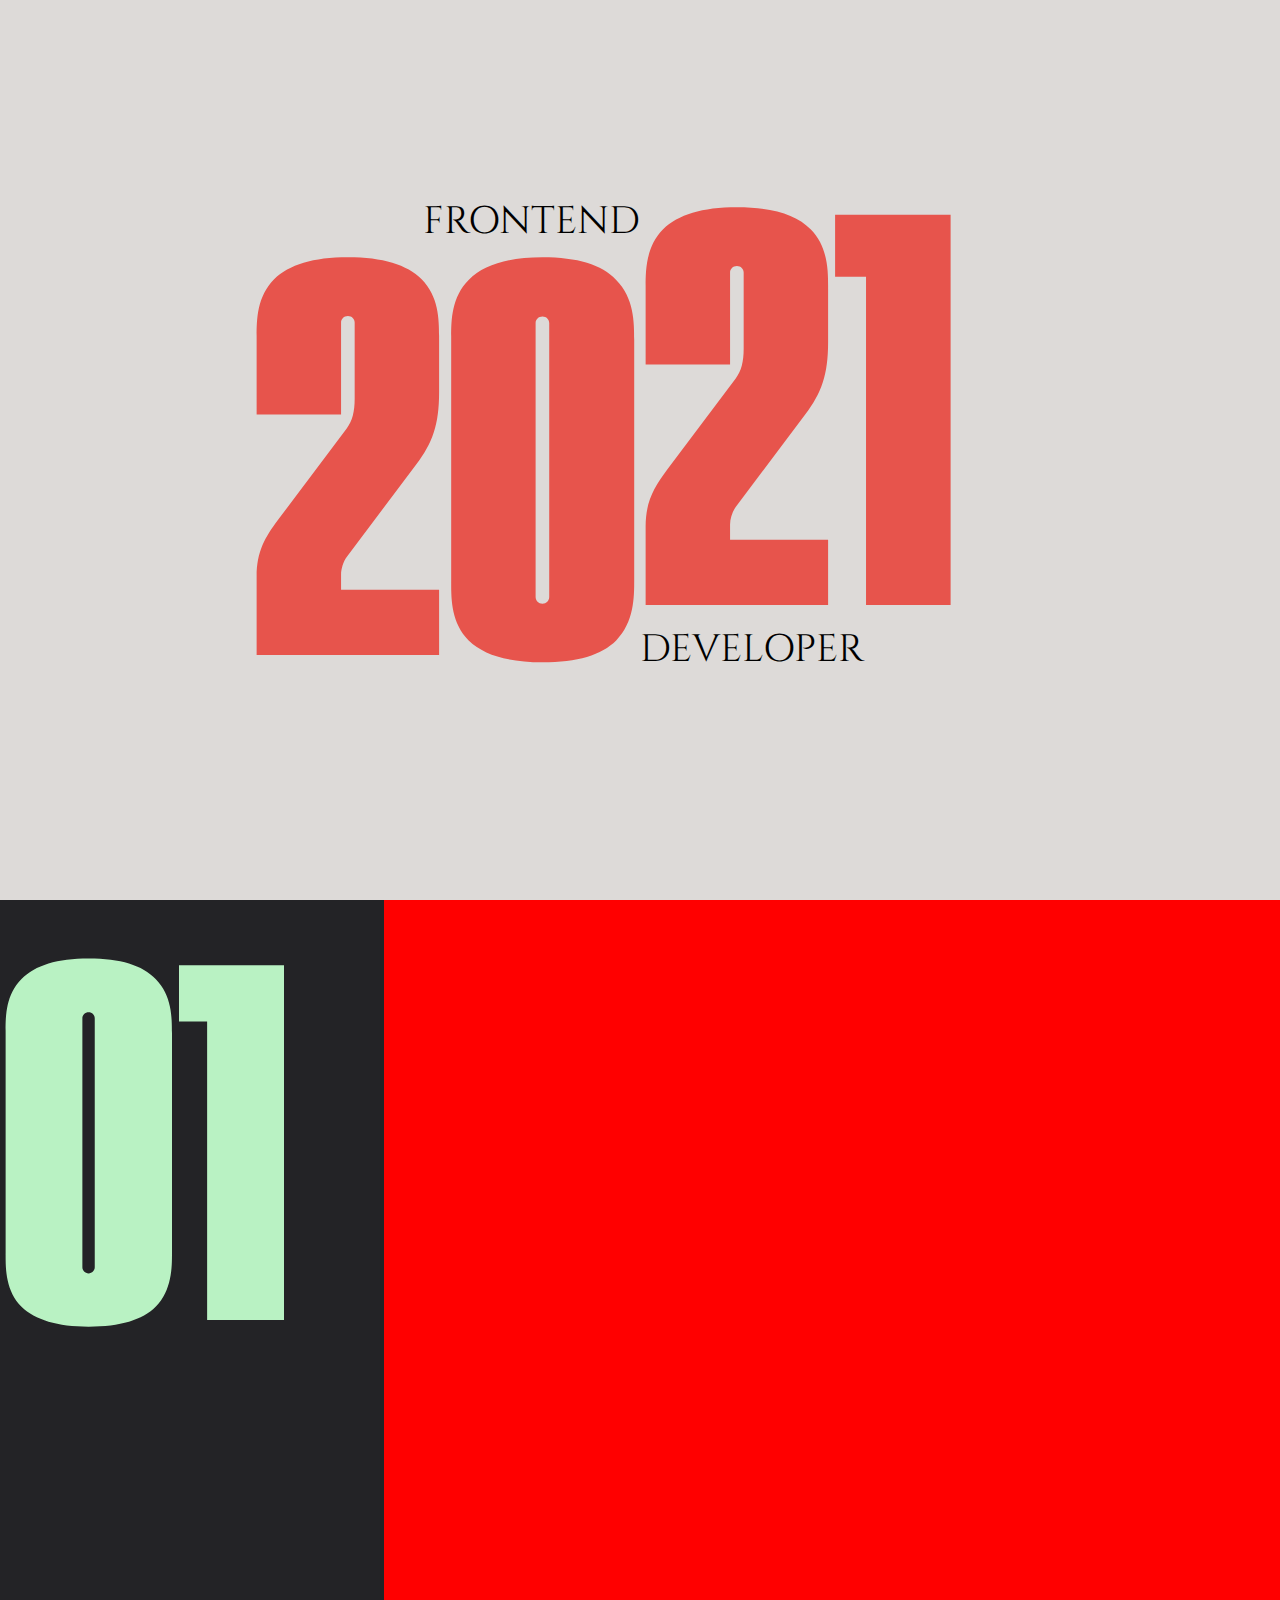
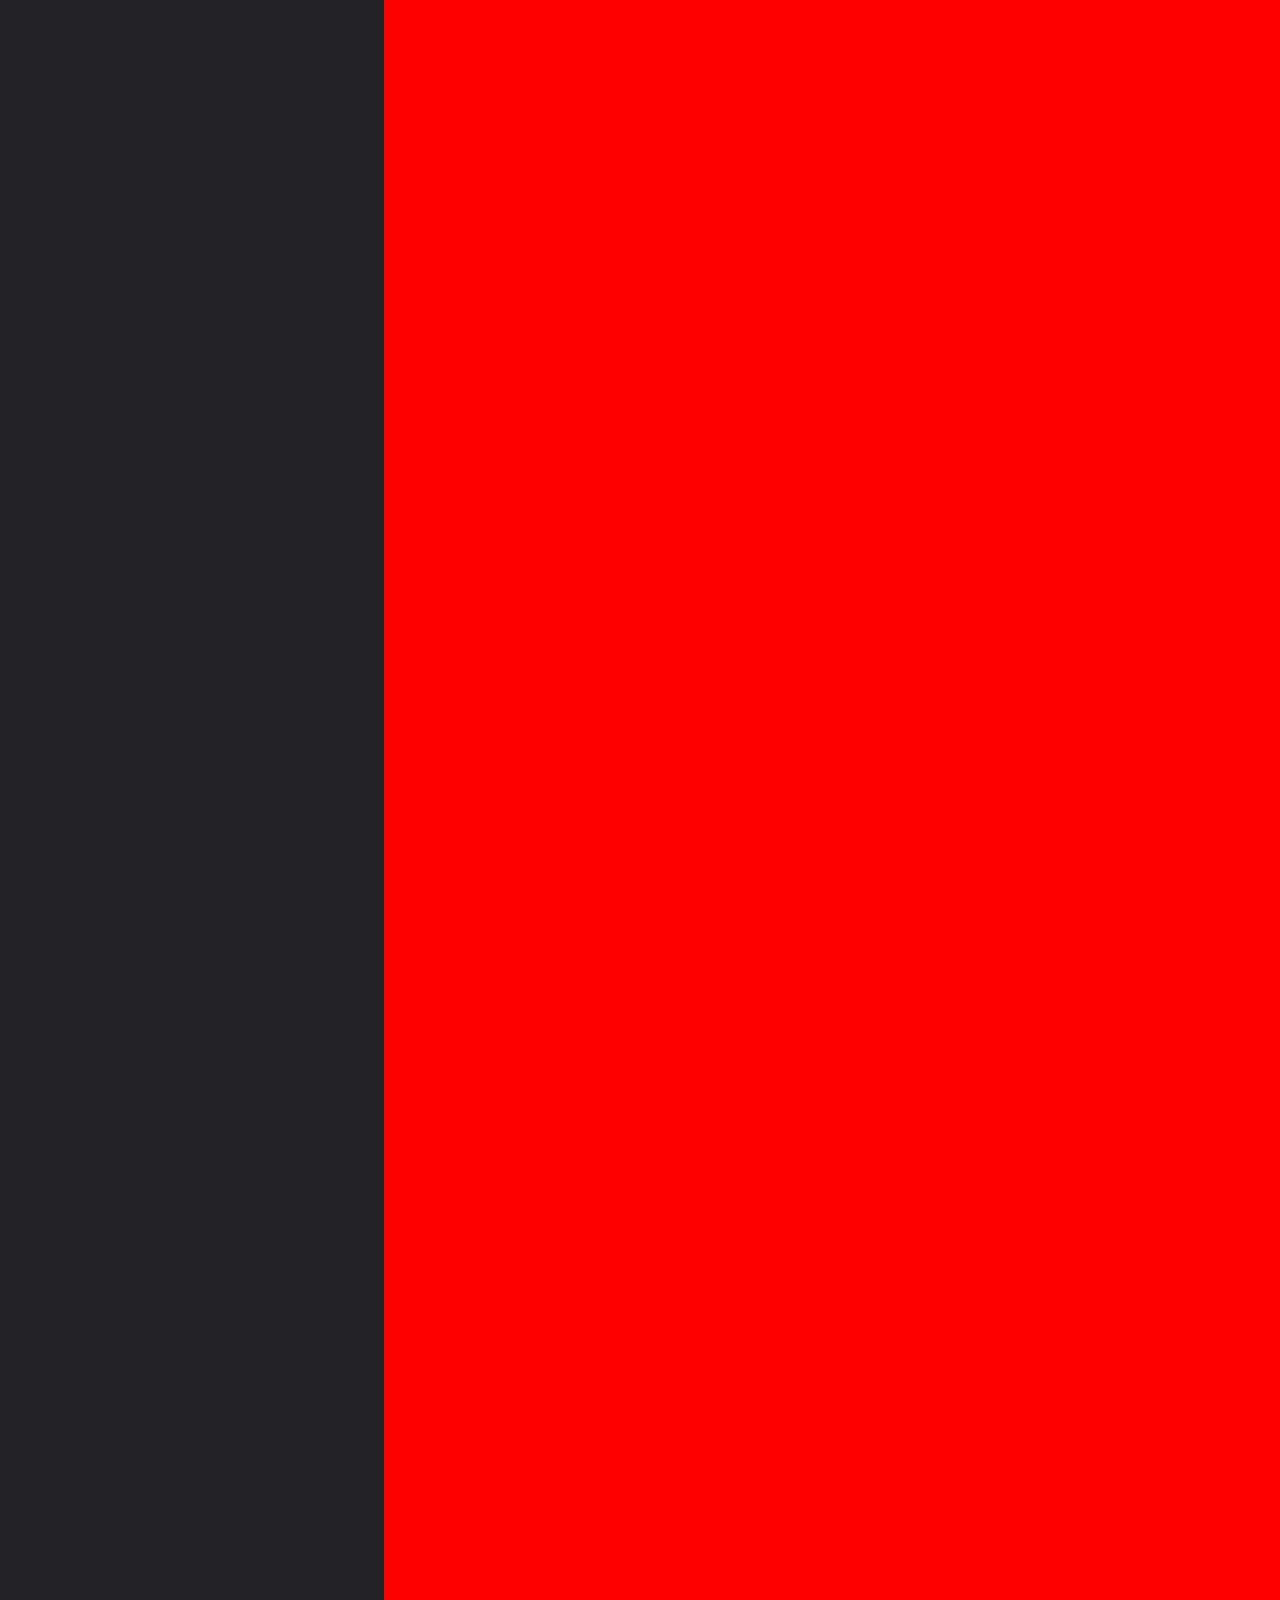
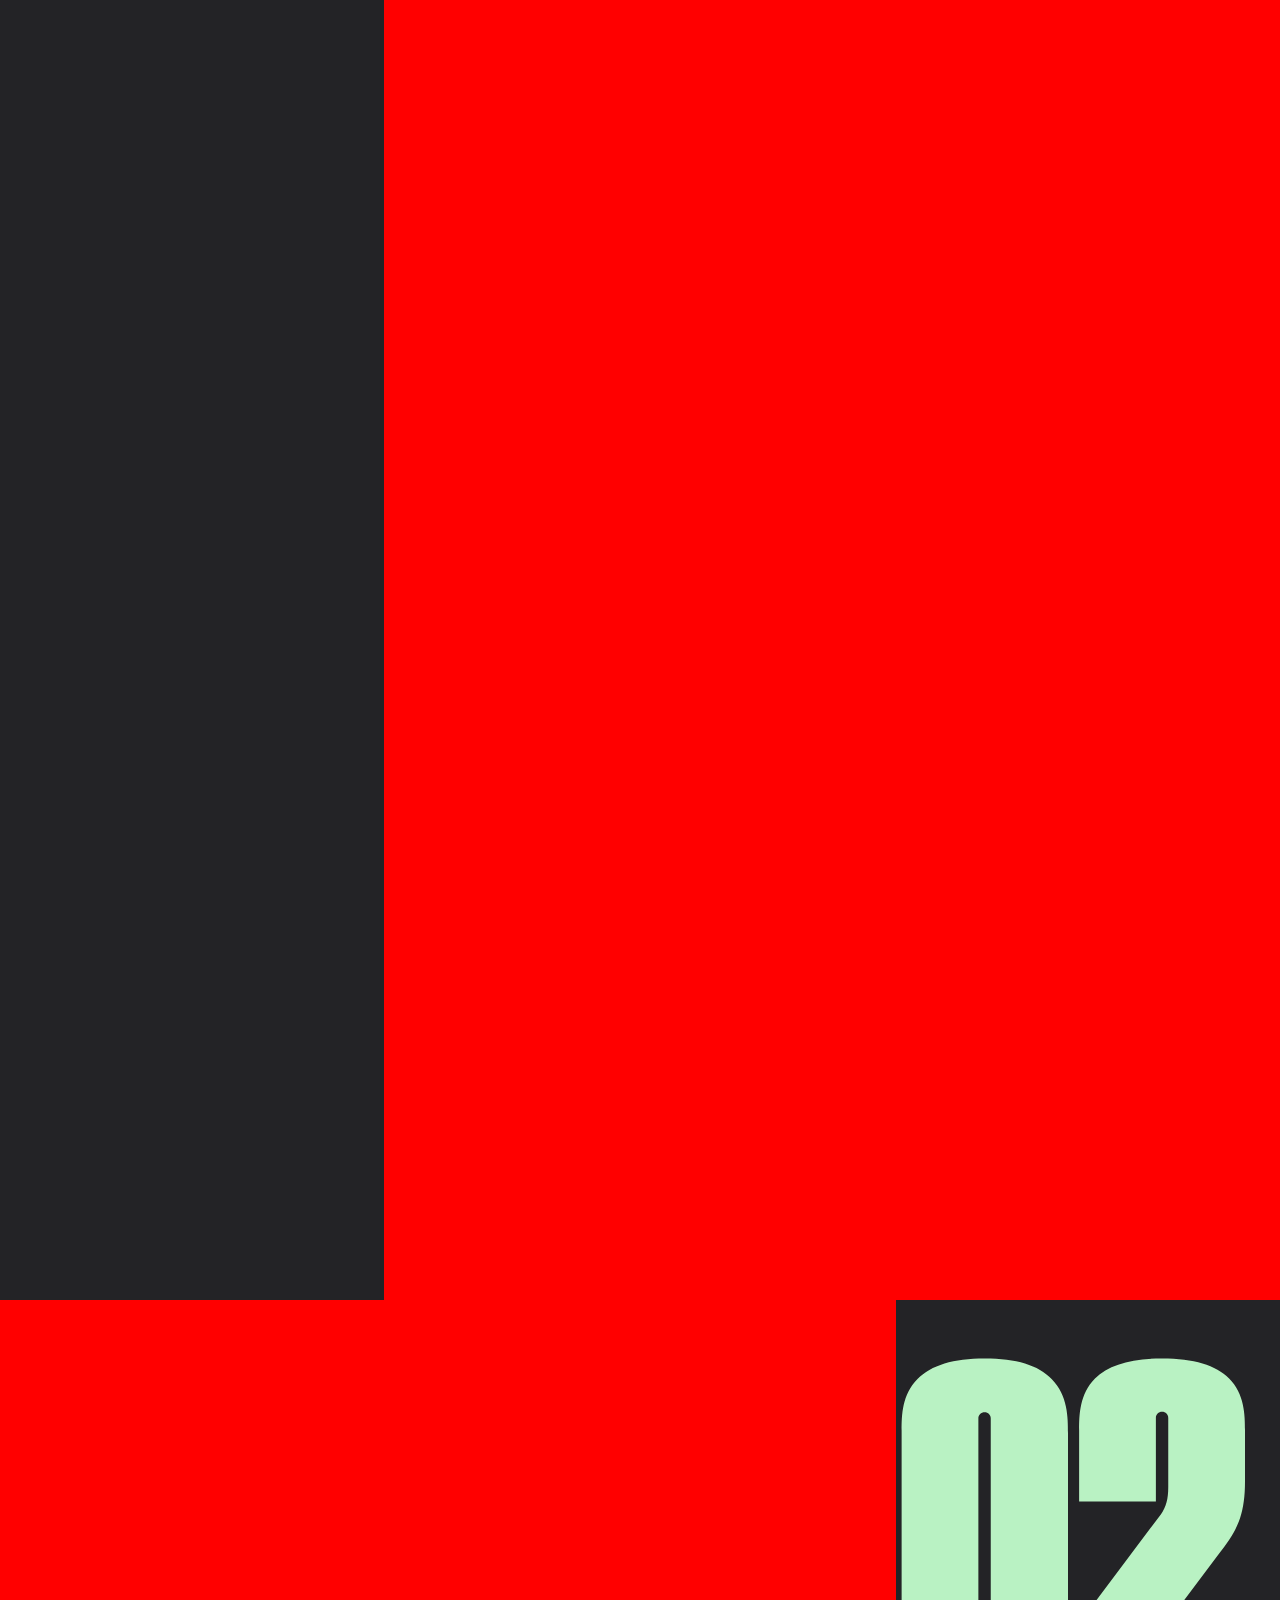
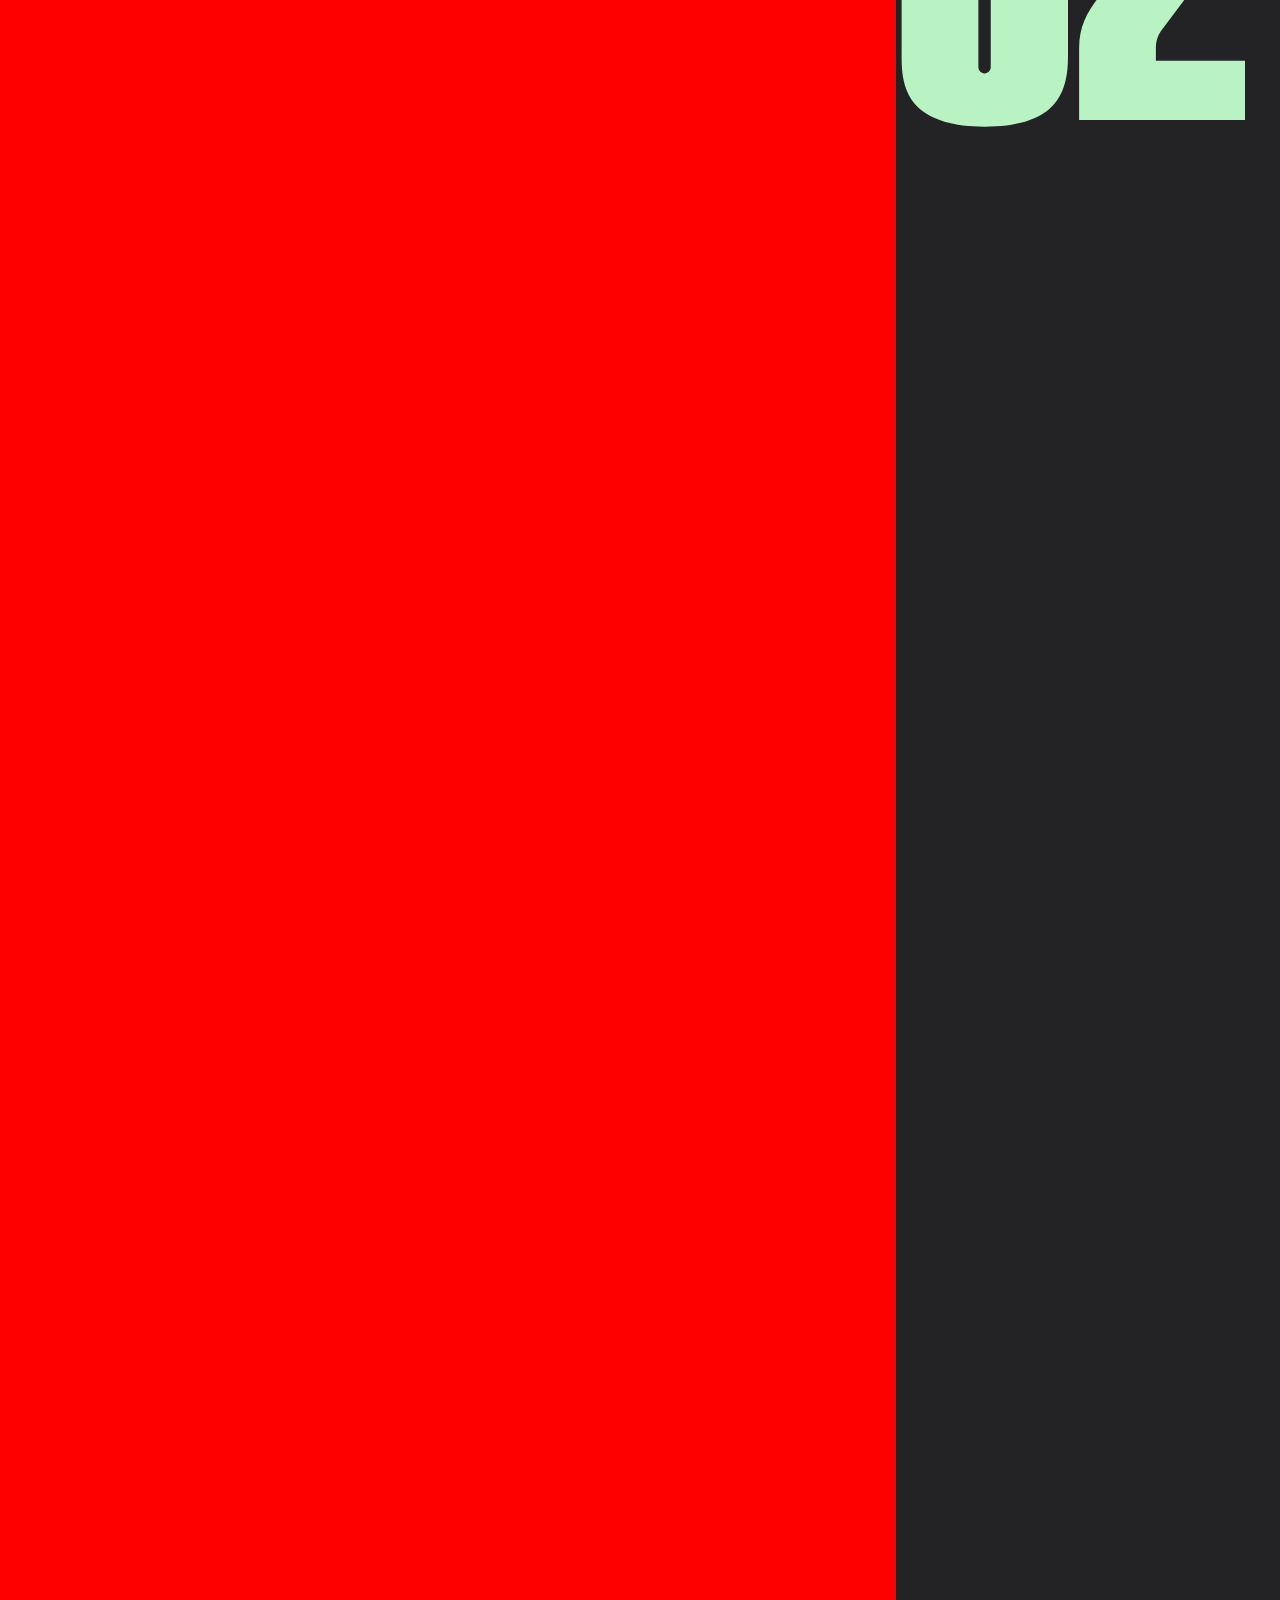
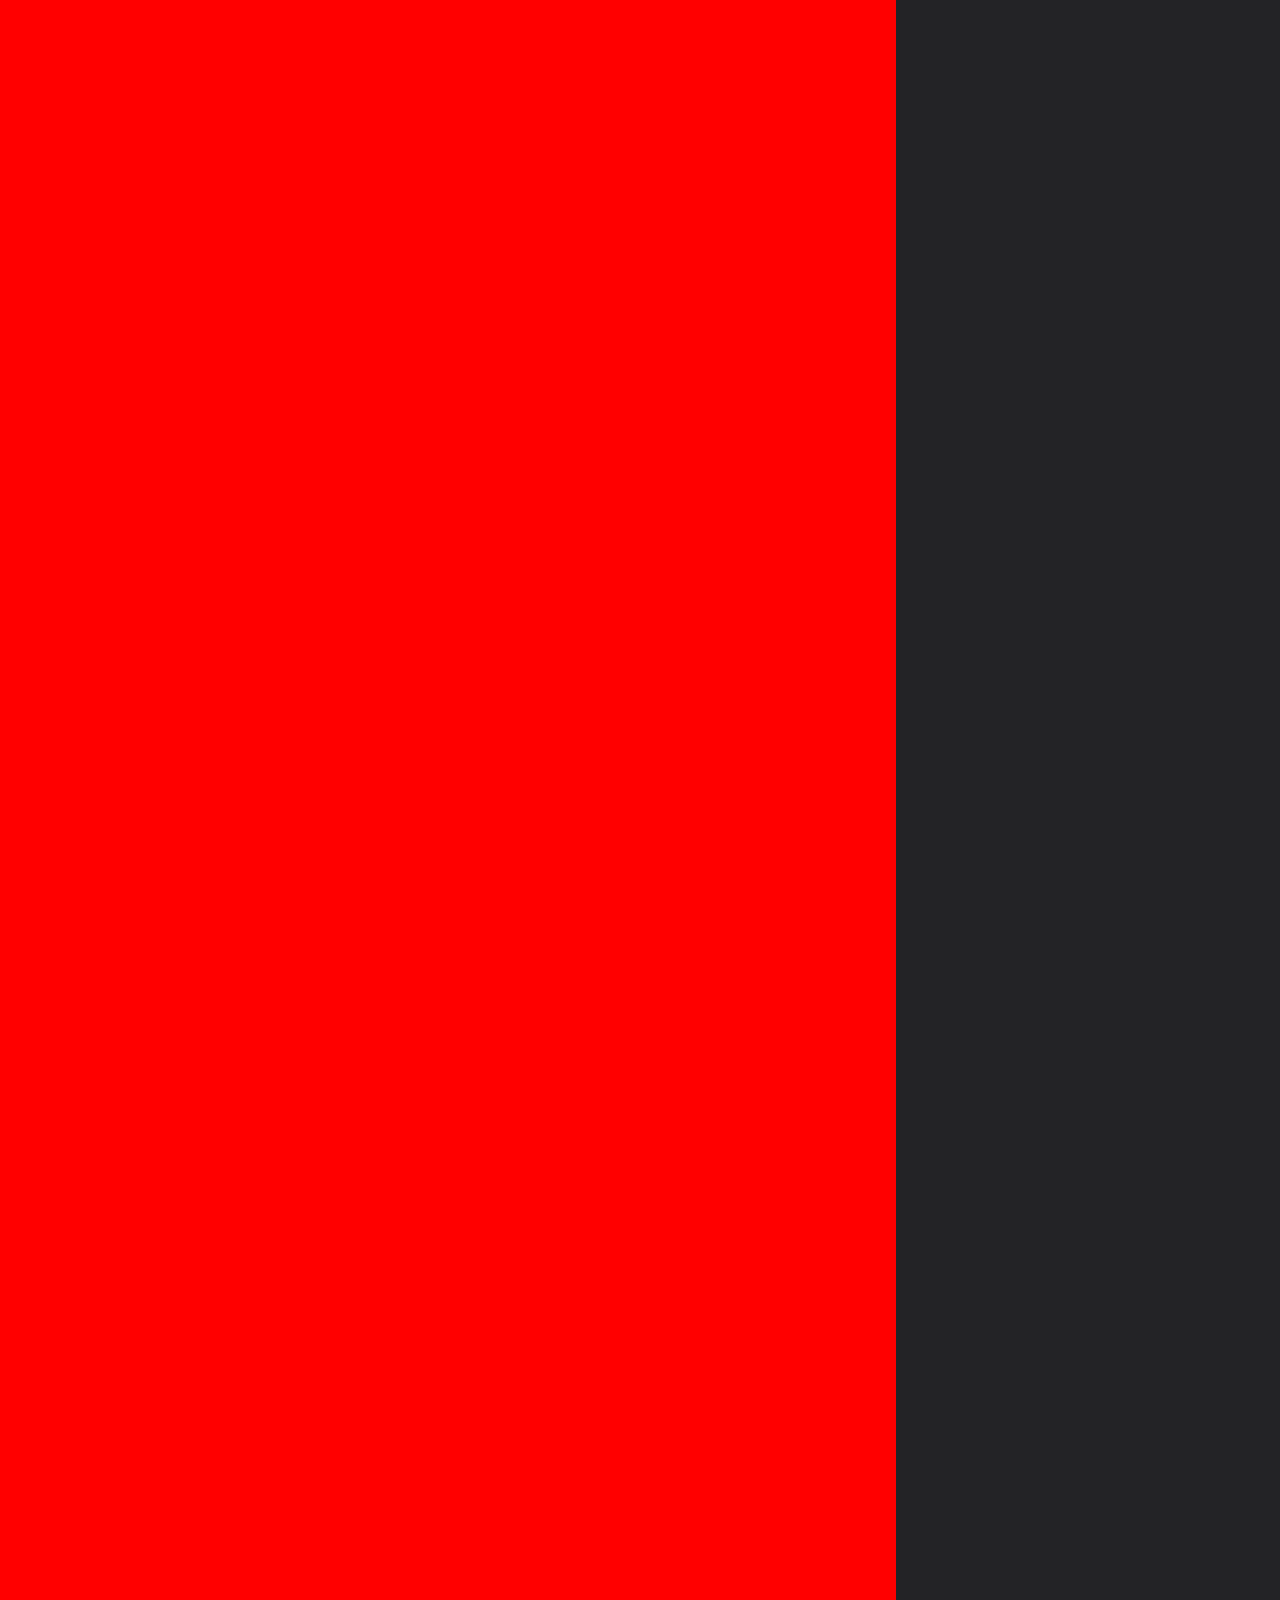
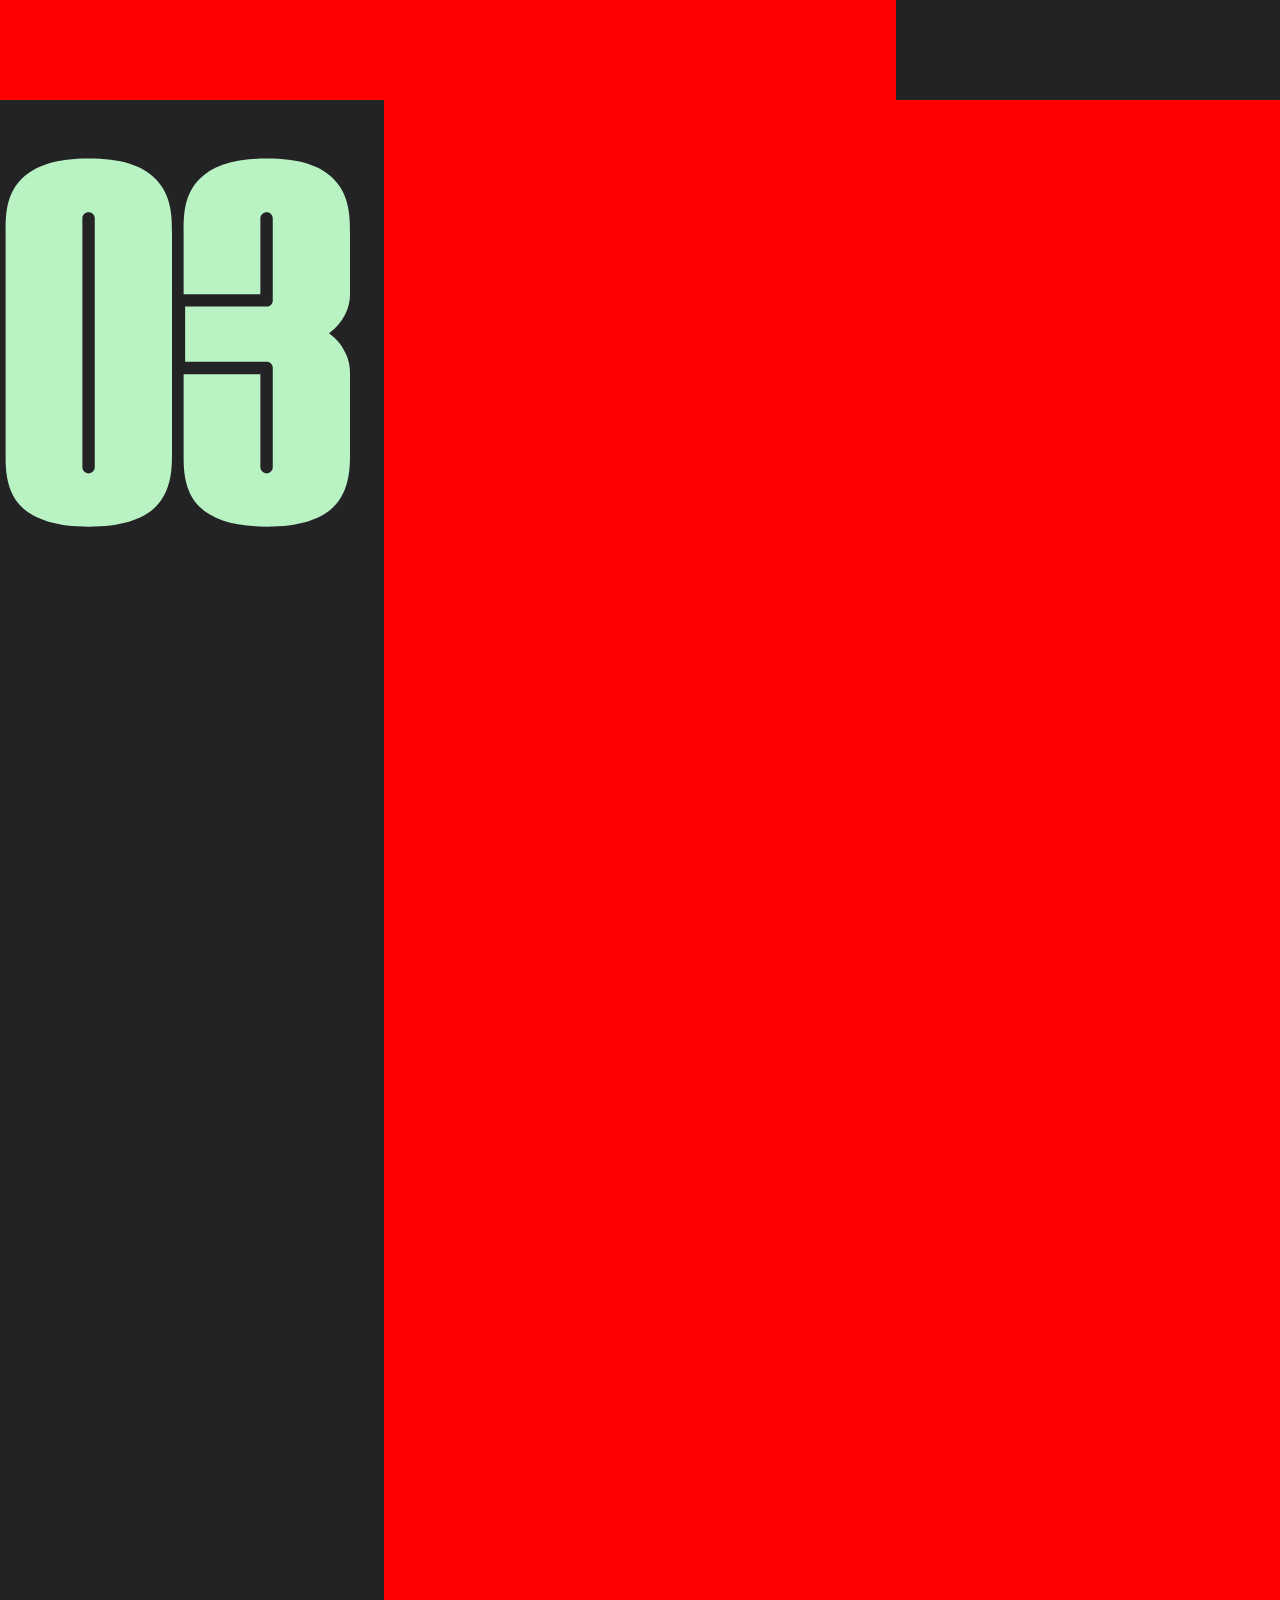
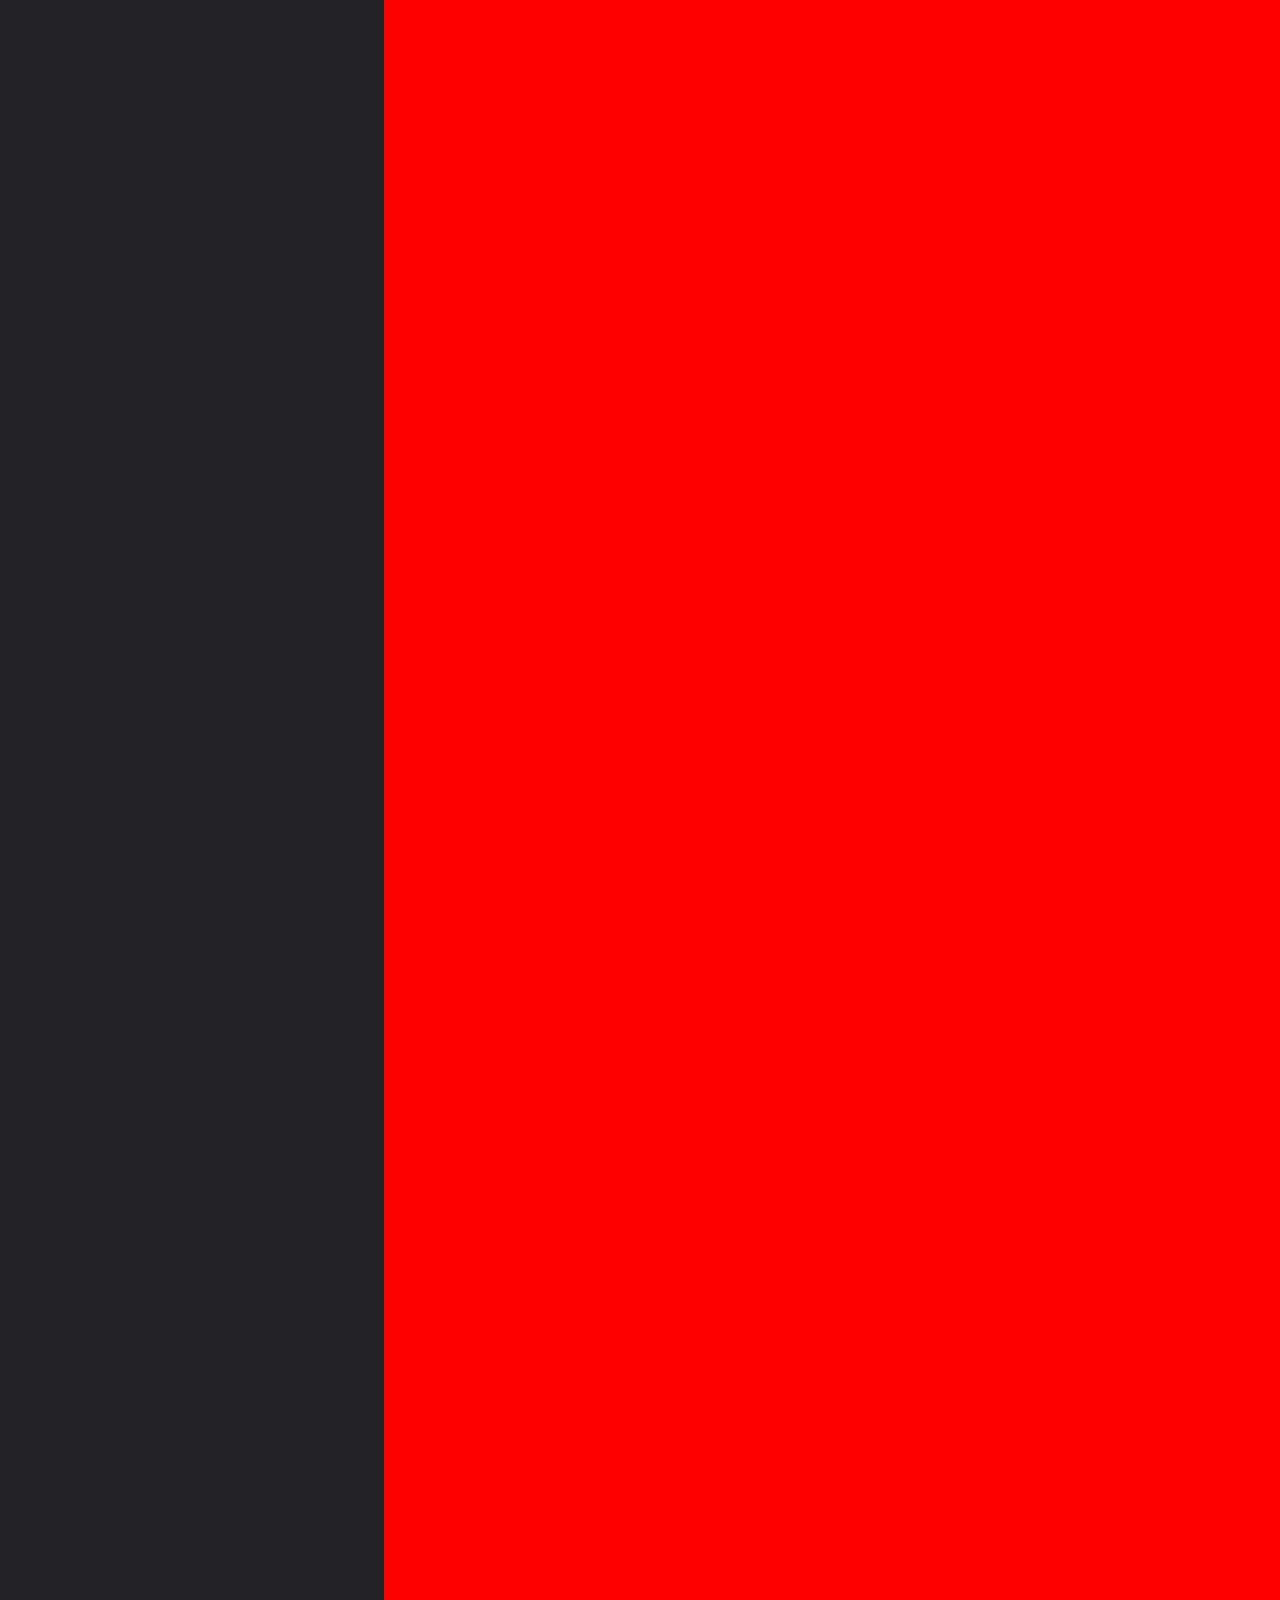
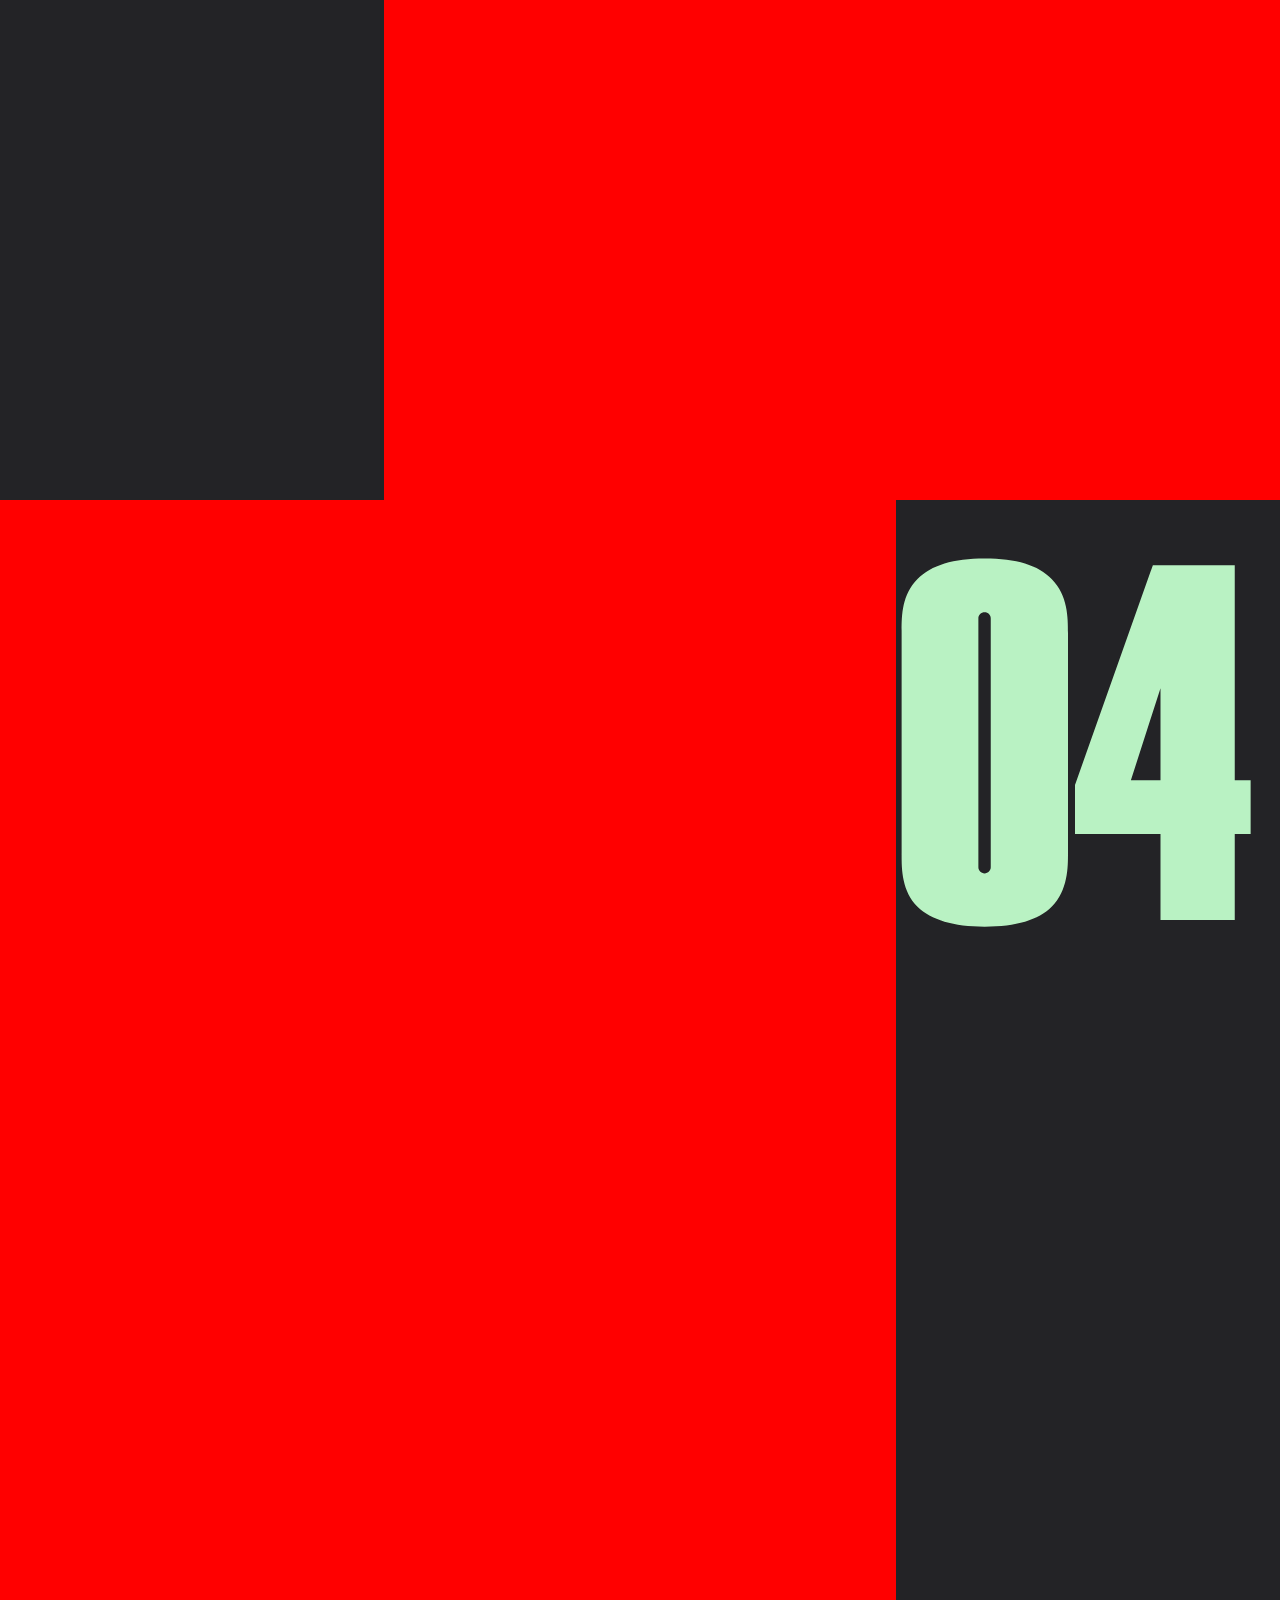
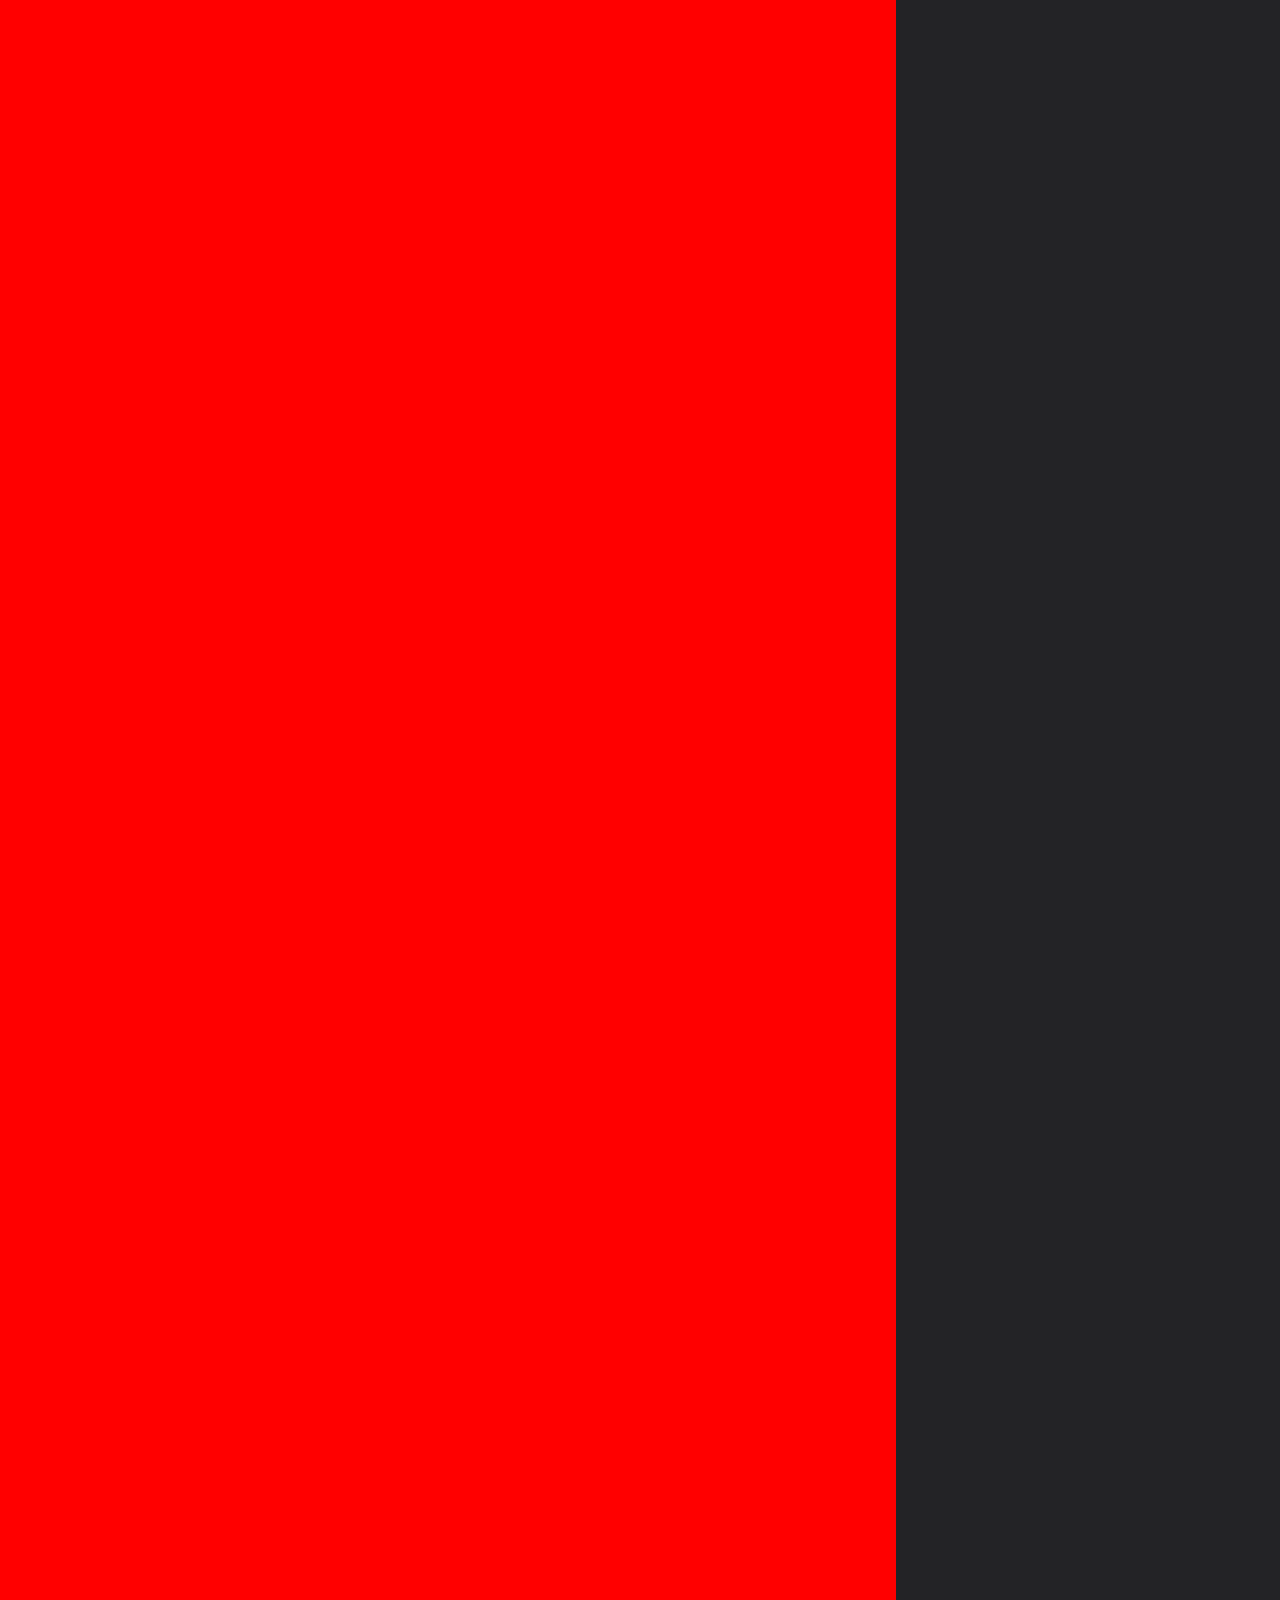
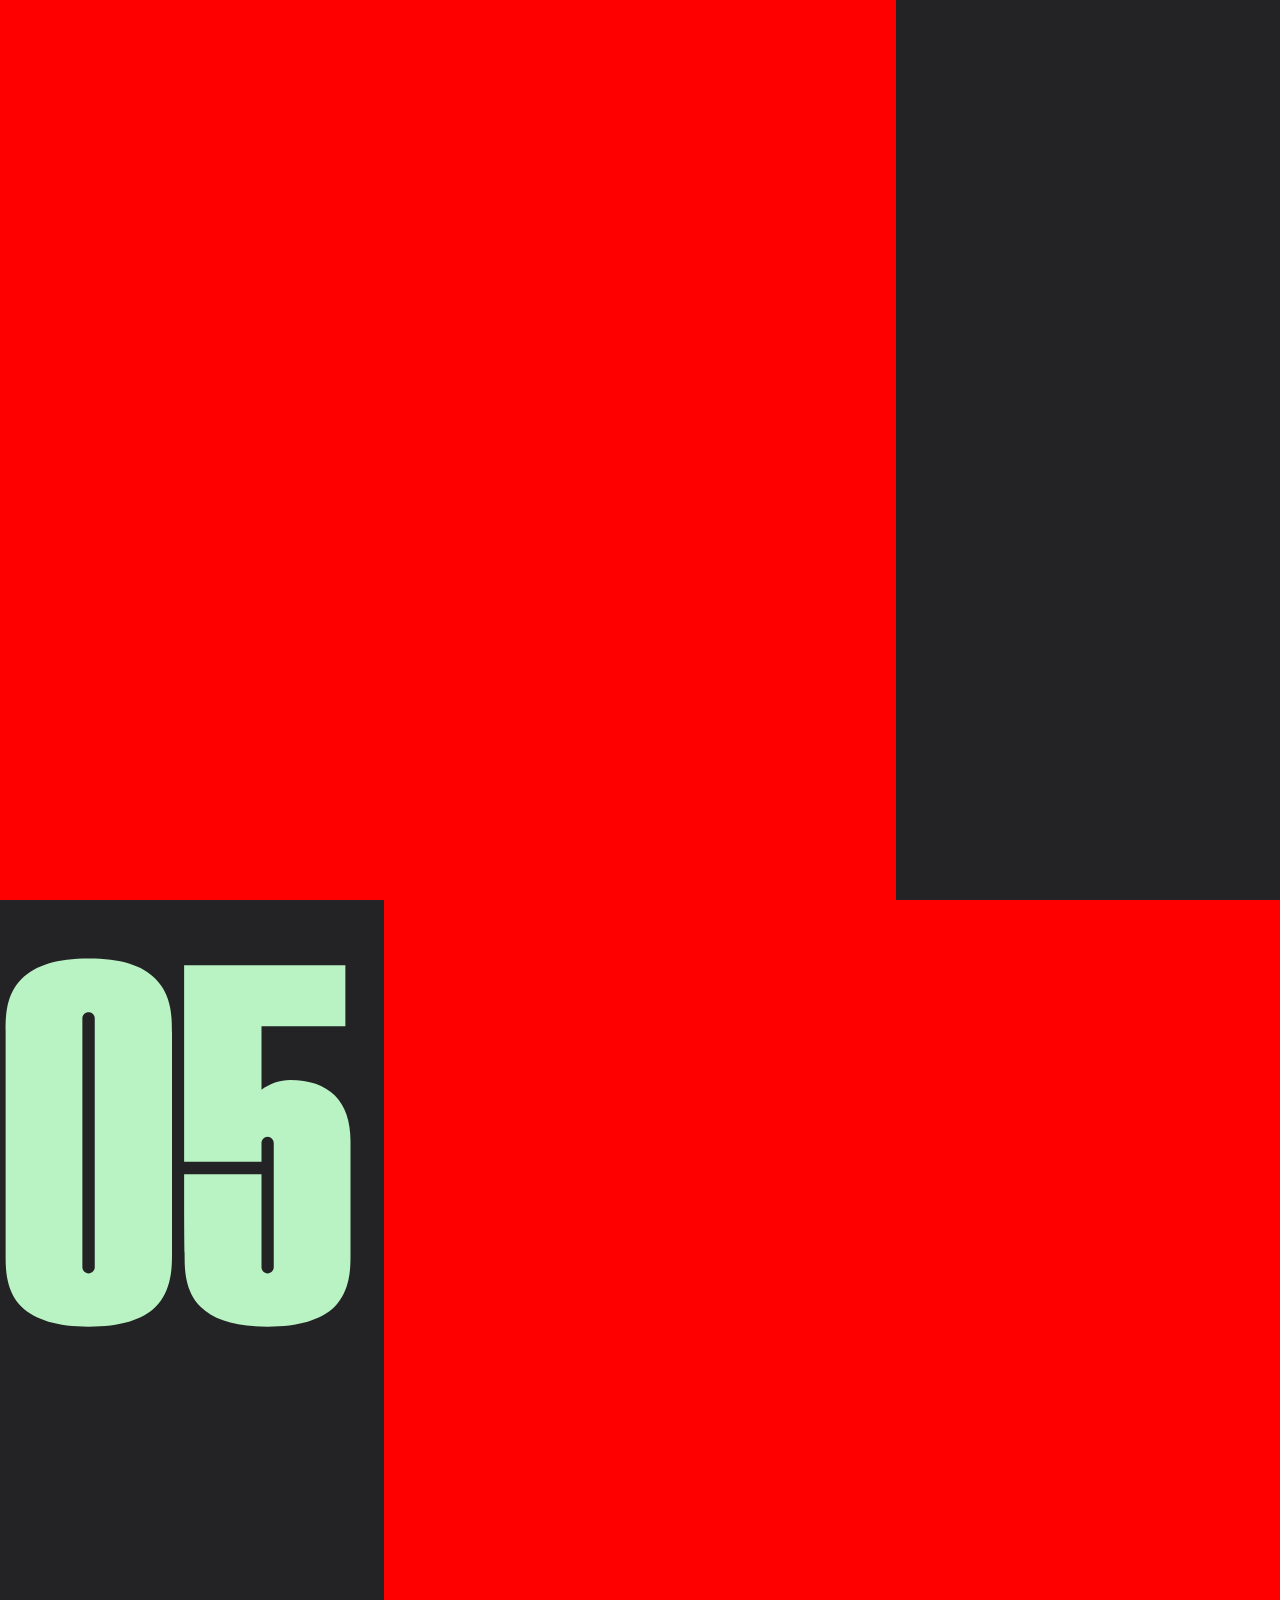
<file: index2.html>
<!DOCTYPE html>
<html lang="en">
<head>
    <meta charset="UTF-8">
    <meta http-equiv="X-UA-Compatible" content="IE=edge">
    <meta name="viewport" content="width=device-width, initial-scale=1.0">
    <title>Document</title>

    <link rel="stylesheet" href="assets/css/reset.css">
    <link rel="stylesheet" href="assets/css/style2.css">

    <link href="https://fonts.googleapis.com/css2?family=Cinzel&display=swap" rel="stylesheet">
</head>
<body>
    
    <div id="contents">
        <section id="section1">
            <div class="sec1">
                <div class="left">
                    <span><em>frontend</em><strong>20</strong></span>
                </div>
                <div class="right">
                    <span><strong>21</strong><em>developer</em></span>
                </div>
            </div>
        </section>
        <!-- //section -->
        <section id="section2">
            <div class="container">
                <div class="sec2">
                    
                    <div class="site s1">
                        <div class="num n1">01</div>
                        <div class="board"></div>
                    </div>
                    
                    <div class="site s2">
                        <div class="num">02</div>
                        <div class="board"></div>
                    </div>

                    <div class="site s3">
                        <div class="num">03</div>
                        <div class="board"></div>
                    </div>

                    <div class="site s4">
                        <div class="num">04</div>
                        <div class="board"></div>
                    </div>

                    <div class="site s5">
                        <div class="num">05</div>
                        <div class="board"></div>
                    </div>

                    <div class="site s6">
                        <div class="num">06</div>
                        <div class="board"></div>
                    </div>

                    <div class="site s7">
                        <div class="num">07</div>
                        <div class="board"></div>
                    </div>
                </div>
            </div>
        </section>
        <!-- //section2 -->

        <section id="section3">
            <div class="sec3">
                <div class="left">
                    <span><em>frontend</em><strong>20</strong></span>
                </div>
                <div class="right">
                    <span><strong>21</strong><em>developer</em></span>
                </div>
            </div>
        </section>
        <!-- //section3 -->
    </div>
</body>
</html>

<!-- https://2020.milkshake.studio/ -->
</file>
<file: assets/css/style2.css>
@font-face {
    font-family: 'house';
    font-weight: normal; 
    font-style: normal; 
    src: url(../fonts/house.woff) format('woff');
    font-display: swap;
}
@font-face {
    font-family: 'GowunBatang-Regular';
    src: url('https://cdn.jsdelivr.net/gh/projectnoonnu/noonfonts_2108@1.1/GowunBatang-Regular.woff') format('woff');
    font-weight: normal;
    font-style: normal;
}

/* container */
.container {
    max-width: 1400px;
    width: 100%;
    margin: 0 auto;
}

/* layout */
#contents {}
#section1 {
    height: 100vh;
    background: #DDDAD8;
}
#section2 {
    background: #232326;
}
#section3 {
    height: 100vh;
    background: #DDDAD8;
}
#section4 {}
#section5 {}
#section6 {}


/* sec1 */
.sec1 {
    height: 100vh;
    display: flex;
    align-items: center;
    justify-content: center;
    font-family: 'house';
    color: #E7544C;
}
.sec1 .left {
    flex: 0 0 50%;
    text-align: right;
}
.sec1 .right {
    flex: 0 0 50%;
    text-align: left;
}
.sec1 em {
    display: block;
    font-size: 3vw;
    font-family: 'Cinzel', serif;
    color:#000;
    text-transform: uppercase;
}
.sec1 strong {
    font-size: 44vw;
    line-height: .81;
}
.sec1 .right strong {
    line-height: .71;
}


/* sec2 */
.sec2 {
    position: relative;
    padding-bottom: 150px;
}
.sec2 .site {
    height: 400vh;
    display: flex;
}
.sec2 .site:nth-child(even) {
    flex-direction: row-reverse;
}
.sec2 .site .num {
    flex: 0 0 30%;
    color:#B9F2C3;
    font-family: 'house', serif;
    font-size: 40vw;
    line-height: 1;
    position: sticky;
    top: 0;
    height: 30vw;
    z-index: 1000;

    /* -webkit-text-fill-color: transparent;
    -webkit-background-clip: text;
    -webkit-text-stroke: 2px #0D47A1; */
}
.sec2 .site .board {
    flex: 0 0 70%;
    background: red;
}







/* sec3 */
.sec3 {
    height: 100vh;
    display: flex;
    align-items: center;
    justify-content: center;
    font-family: 'house';
    color: #E7544C;
}
.sec3 .left {
    flex: 0 0 50%;
    text-align: right;
}
.sec3 .right {
    flex: 0 0 50%;
    text-align: left;
}
.sec3 em {
    display: block;
    font-size: 3vw;
    font-family: 'Cinzel', serif;
    color:#000;
    text-transform: uppercase;
}
.sec3 strong {
    font-size: 44vw;
    line-height: .81;
}
.sec3 .right strong {
    line-height: .71;
}
</file>
